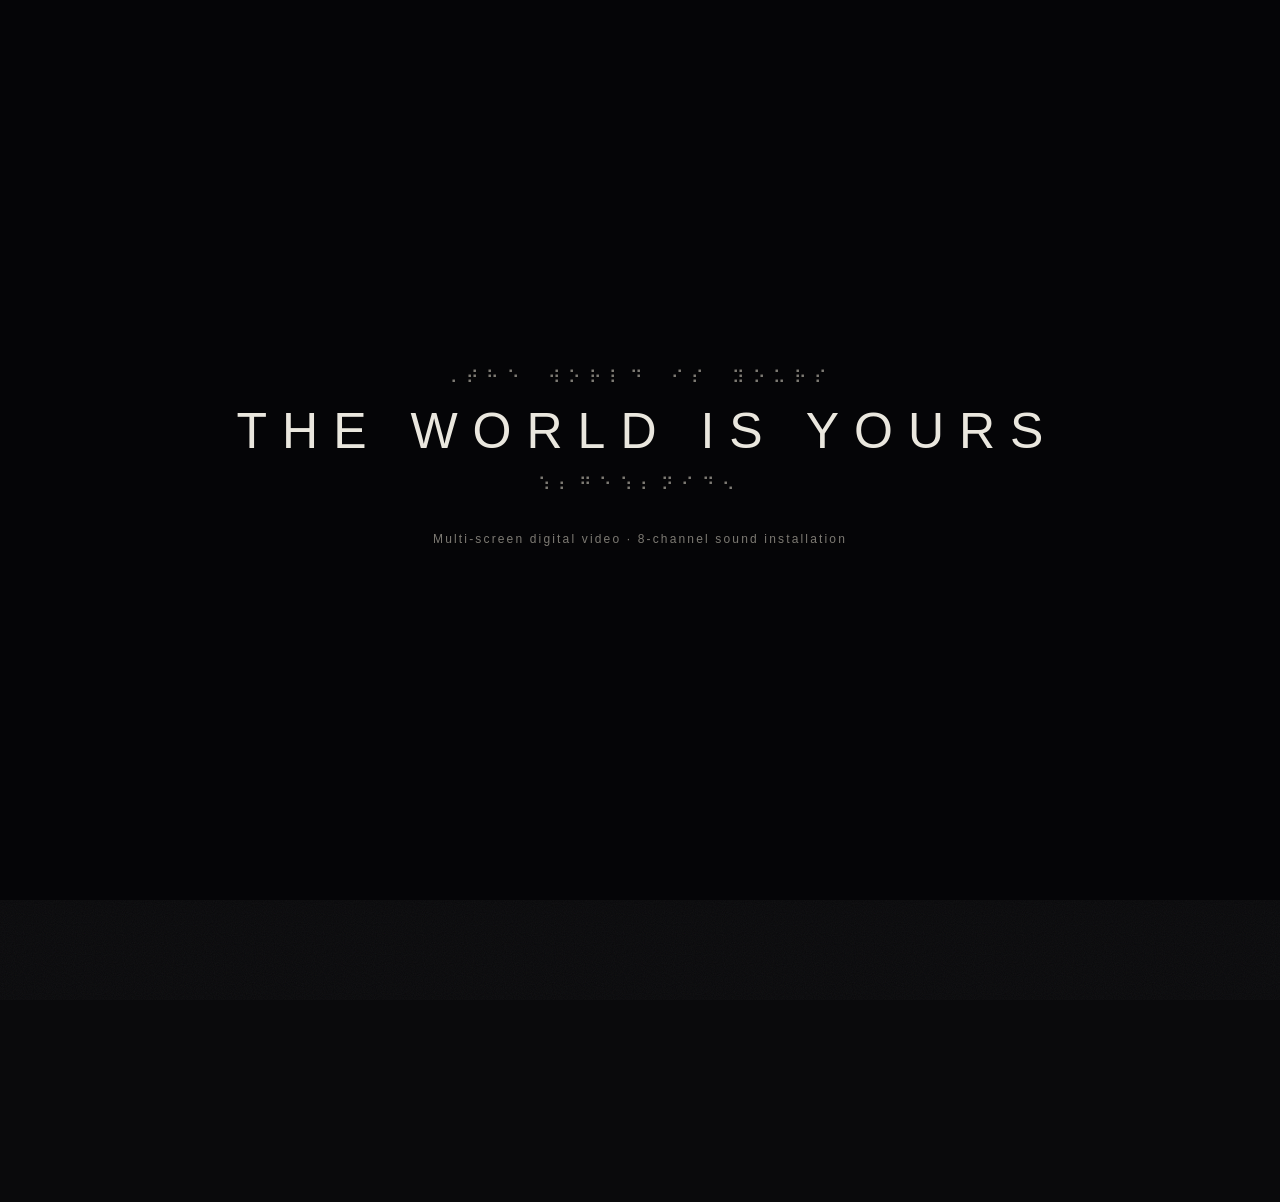
<file: index.html>
<!DOCTYPE html>
<html lang="en">
<head>
<meta charset="utf-8">
<meta name="viewport" content="width=device-width, initial-scale=1">
<title>THE WORLD IS YOURS — Online Exhibition</title>
<meta name="description" content="THE WORLD IS YOURS — multi-screen digital video, 8-channel sound installation. Eleven films, eight voices, one sentence.">
<link rel="stylesheet" href="assets/site.css">
</head>
<body>
<a class="skip" href="#index">Skip to the eleven films</a>
<h1 class="sr">THE WORLD IS YOURS — eleven films, eight voices, one sentence. An online exhibition.</h1>

<div id="splash" aria-hidden="true">
  <div class="braille">⠠⠞⠓⠑⠀⠺⠕⠗⠇⠙⠀⠊⠎⠀⠽⠕⠥⠗⠎</div>
  <div class="h1">THE WORLD IS YOURS</div>
  <div class="braille">⠱⠆⠛⠑⠱⠆⠝⠊⠙⠢</div>
  <div class="med">Multi-screen digital video · 8-channel sound installation</div>
</div>
<div id="grain" aria-hidden="true"></div>
<div id="curtain" aria-hidden="true"></div>

<div class="chrome" id="brand">THE WORLD IS YOURS</div>
<nav class="chrome" id="lang" aria-label="Language"><span class="on">EN</span> · <a href="zh.html" lang="zh">中文</a></nav>
<button class="chrome" id="backidx">← INDEX</button>
<nav class="chrome" id="menu">
  <button data-open="about">ABOUT</button>
  <button data-open="voices">EIGHT CHANNELS</button>
  <button data-open="onsite">ON SITE</button>
  <button data-open="sentence">THE SENTENCE</button>
  <button data-open="access">ACCESS</button>
  <a href="tell/">YOUR TURN</a>
  <a href="case/">CASE STUDY</a>
</nav>

<main id="index" aria-label="Eleven films"></main>
<div id="prev" aria-hidden="true"><video muted loop playsinline preload="none"></video></div>

<div id="watch" aria-label="Film viewer">
  <div id="wstage"></div>
  <div class="shade" aria-hidden="true"></div>
  <div id="wnum" aria-hidden="true">01</div>
  <div id="wmeta" aria-live="polite"><div class="t"></div><div class="r"></div></div>
  <div id="wbar"></div>
  <div id="whint">SCROLL / ← → TO CHANGE FILM</div>
  <div id="warrows">
    <button id="wprev" style="left:0" aria-label="Previous film">prev</button>
    <button id="wnext" style="right:0" aria-label="Next film">next</button>
  </div>
</div>

<section class="veil" id="about" role="dialog" aria-label="About">
  <button class="x">CLOSE</button>
  <div class="inner">
    <h2>About</h2>
    <p>We live, more than ever, on other people's experience. Reviews, guides, patient stories, podcasts, the advice of AI — personal experience is no longer private memory; it circulates day and night as content, evidence, care, and data. This circulation rests on an assumption we rarely examine: that experience can be spoken, heard, and handed over whole.</p>
    <p>Yet <b>understanding always begins from a partial position</b> — no one stands inside another's experience. <b>We know more than we can tell</b>; experience keeps a tacit remainder, and language carries only its surface. Understanding was never a handover. It is an ongoing negotiation: guessing, misreading, repairing — until, at some moment, someone says: <i>I think I understand.</i></p>
    <p>We spent long hours with several blind and low-vision friends, asking them to describe their worlds, and translated those descriptions into moving images. They are not the subject of this work but its most honest case: the same negotiation happens in every act of telling and listening.</p>
    <p class="fine">The captions beside the films are the translators' second readings — not quotations. Some films combine the descriptions of several storytellers. They record how we listened, not what was said.<br><br>Medium: multi-screen digital video, 8-channel sound installation. The sound layer is complete in itself: for blind and low-vision visitors it is the entire work, and the images are its translation into light.<br><br>© THE WORLD IS YOURS. All films and recordings remain with their makers.</p>
  </div>
</section>

<section class="veil" id="voices" role="dialog" aria-label="Eight channels">
  <button class="x">CLOSE</button>
  <div class="inner">
    <h2>Eight Channels</h2>
    <p>Eight channels, eight corners of a dark room. The sound never pairs with the screens: to see, you walk to an image; to listen, you stand where the channels balance. The channels carry one sentence — the one this work is named after — spoken nearly two hundred times by different voices, in different accents, and cut into eight channels. One sentence, two hundred ways of saying it.</p>
    <audio controls preload="none" src="assets/audio/eight_channels.mp3" aria-label="Eight channels — one sentence spoken nearly two hundred times, combined stereo reference, 11 minutes 9 seconds"></audio>
    <p class="fine">Combined stereo reference of the eight channels, 11'09". In the room they play as eight independent sources. The only words spoken are the sentence itself — <i lang="zh">世界是你的</i>, the world is yours — nearly two hundred times, in different voices and accents. That is the complete transcript; see ACCESS.</p>
  </div>
</section>

<section class="veil" id="onsite" role="dialog" aria-label="On site">
  <button class="x">CLOSE</button>
  <div class="inner">
    <h2>On Site</h2>
    <p style="margin-bottom:2em"><img src="assets/img/install.jpg" alt="Simulated installation: small screens scattered in a dark hall; a corner neon of fractured glyphs; a white floor neon reading THE WORLD IS YOURS." style="width:100%;display:block"></p>
    <p class="fine">Simulated installation — small screens in a blackout hall; fractured-glyph neon in the corner; the sentence as a white neon resting on the floor.</p>
  </div>
</section>

<section class="veil" id="sentence" role="dialog" aria-label="The sentence">
  <button class="x">CLOSE</button>
  <div class="inner">
    <div class="bb" aria-hidden="true">⠠⠞⠓⠑⠀⠺⠕⠗⠇⠙⠀⠊⠎⠀⠽⠕⠥⠗⠎</div>
    <div class="line">The world is yours.</div>
    <div class="bb" aria-hidden="true">⠱⠆⠛⠑⠱⠆⠝⠊⠙⠢</div>
    <p class="why">It may be a gift. It may be a trust handed over. It may simply be the version least likely to be misunderstood. We cannot tell which — and this work refuses to decide.</p>
  </div>
</section>

<section class="veil" id="access" role="dialog" aria-label="Accessibility">
  <button class="x">CLOSE</button>
  <div class="inner">
    <h2>Access</h2>
    <p>This work was made with blind and low-vision collaborators, and this page is meant to be read with a screen reader as well as with eyes.</p>
    <p><b>The films are silent.</b> Each film carries a written reading — the translators' second reading of a spoken description — available as text in the index and beside each film. The readings are the films' text alternative, not captions of dialogue: there is no dialogue.</p>
    <p><b>The sound layer is complete in itself.</b> The eight channels (11'09") are the entire work for blind and low-vision visitors; the images are their translation into light. <b>Complete transcript:</b> the only words spoken are <i lang="zh">世界是你的</i> — "the world is yours" — spoken nearly two hundred times by different voices and accents, cut into eight channels. What differs is everything writing cannot carry: voice, accent, pace, warmth, hesitation.</p>
    <p><b>Navigation.</b> All films can be opened from the list with Enter; in the viewer, arrow keys change films and Escape returns to the index. Animations are reduced automatically if your system asks for reduced motion.</p>
    <p class="fine">Interview consent and exhibition-playback consent were collected separately; storytellers keep veto power over the finished films. Blind collaborators are credited, compensated co-creators. If anything on this page is hard to reach with your assistive technology, please tell us — nikkiyao@bu.edu.</p>
  </div>
</section>

<script>window.LANG='en'</script>
<script src="assets/app.js"></script>
</body>
</html>
</file>
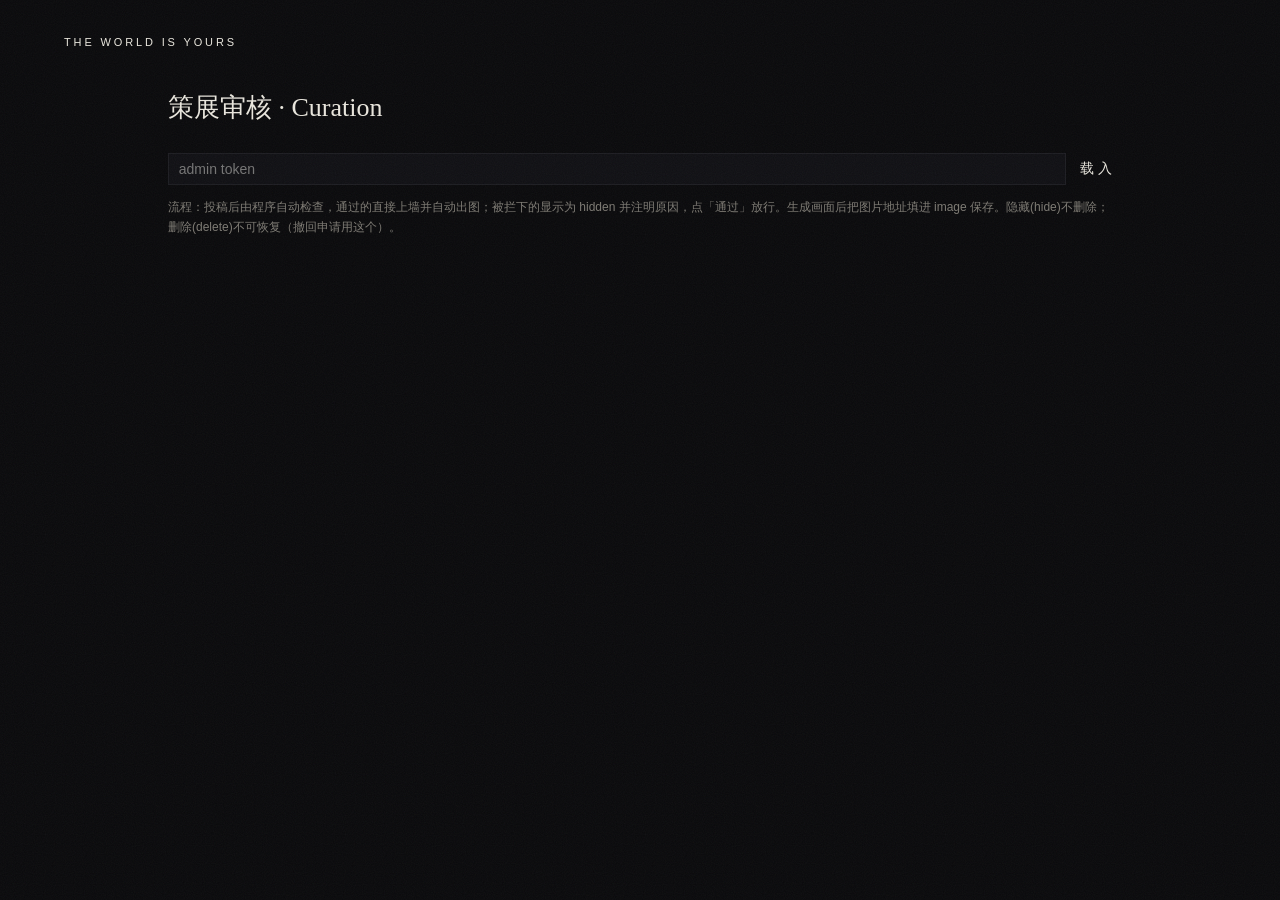
<file: admin/index.html>
<!DOCTYPE html>
<html lang="zh">
<head>
<meta charset="utf-8">
<meta name="viewport" content="width=device-width, initial-scale=1">
<title>Curation — THE WORLD IS YOURS</title>
<meta name="robots" content="noindex,nofollow">
<link rel="stylesheet" href="../assets/site.css?v=202609271459">
<link rel="stylesheet" href="../assets/tell.css?v=202609271459">
</head>
<body class="ready">
<div id="grain" aria-hidden="true"></div>
<a class="chrome" id="brand" href="../">THE WORLD IS YOURS</a>
<main class="ad">
  <h1>策展审核 · Curation</h1>
  <div class="tok"><input type="password" id="tok" placeholder="admin token" style="flex:1"><button id="go" class="send" style="margin:0">载 入</button></div>
  <p class="note">流程：投稿后由程序自动检查，通过的直接上墙并自动出图；被拦下的显示为 hidden 并注明原因，点「通过」放行。生成画面后把图片地址填进 image 保存。隐藏(hide)不删除；删除(delete)不可恢复（撤回申请用这个）。</p>
  <div class="list" id="list"></div>
</main>
<script>
(function(){
  const $=s=>document.querySelector(s); const list=$('#list');
  const esc=s=>String(s).replace(/[&<>"]/g,c=>({'&':'&amp;','<':'&lt;','>':'&gt;','"':'&quot;'}[c]));
  $('#tok').value=sessionStorage.getItem('wis_admin')||'';
  async function api(body){
    const r=await fetch('/api/admin',{method:'POST',headers:{'Content-Type':'application/json','x-admin-token':$('#tok').value},body:JSON.stringify(body)});
    const j=await r.json(); if(!r.ok) throw new Error(j.error||r.status); return j;
  }
  async function load(){
    sessionStorage.setItem('wis_admin',$('#tok').value);
    try{
      const {stories}=await api({action:'list'});
      list.innerHTML=stories.length?stories.map(s=>`
        <div class="it" data-id="${s.id}">
          <div>
            <div class="st ${s.status}">${s.status}</div>
            <div class="txt">${esc(s.text)}</div>
            <div class="meta">${s.source==="expo"?"<b style=\"color:var(--amber)\">展览现场</b> · ":""}${s.id} · ${s.initials?esc(s.initials):'anon'} · ${s.lang} · ${new Date(s.createdAt).toLocaleString()} ${s.email?'· '+esc(s.email):''}${s.checked==='auto-ok'?' · 自动检查通过':''}${s.checked==='auto-held'?`<div style="color:#d98a7a;margin-top:.5em">自动检查拦下：${esc(s.reason||'')}（点「通过」即可放行并自动出图）</div>`:''}</div>
            ${s.image?`<img src="${esc(s.image)}" alt="">`:''}
            <input type="text" class="img" placeholder="image url (e.g. /stories/img/${s.id}.jpg)" value="${esc(s.image||'')}" style="width:100%;margin-top:.8em">
            <input type="text" class="alt" placeholder="alt text for the image" value="${esc(s.alt||'')}" style="width:100%;margin-top:.4em">
          </div>
          <div class="ops">
            <button data-a="approve">通过 · approve</button>
            <button data-a="hide">隐藏 · hide</button>
            <button data-a="setimage">保存图片 · save image</button>
            <button data-a="delete">删除 · delete</button>
          </div>
        </div>`).join(''):'<p class="note">还没有投稿。</p>';
    }catch(e){ list.innerHTML='<p class="note">'+esc(e.message)+'</p>'; }
  }
  $('#go').addEventListener('click',load);
  list.addEventListener('click',async e=>{
    const b=e.target.closest('button[data-a]'); if(!b) return;
    const it=b.closest('.it'); const id=it.dataset.id; const a=b.dataset.a;
    if(a==='delete' && !confirm('删除后不可恢复，确定？')) return;
    const body={action:a,id};
    if(a==='setimage'){ body.image=it.querySelector('.img').value.trim(); body.alt=it.querySelector('.alt').value.trim(); }
    try{ await api(body); await load(); }catch(err){ alert(err.message); }
  });
  if($('#tok').value) load();
})();
</script>
</body>
</html>
</file>
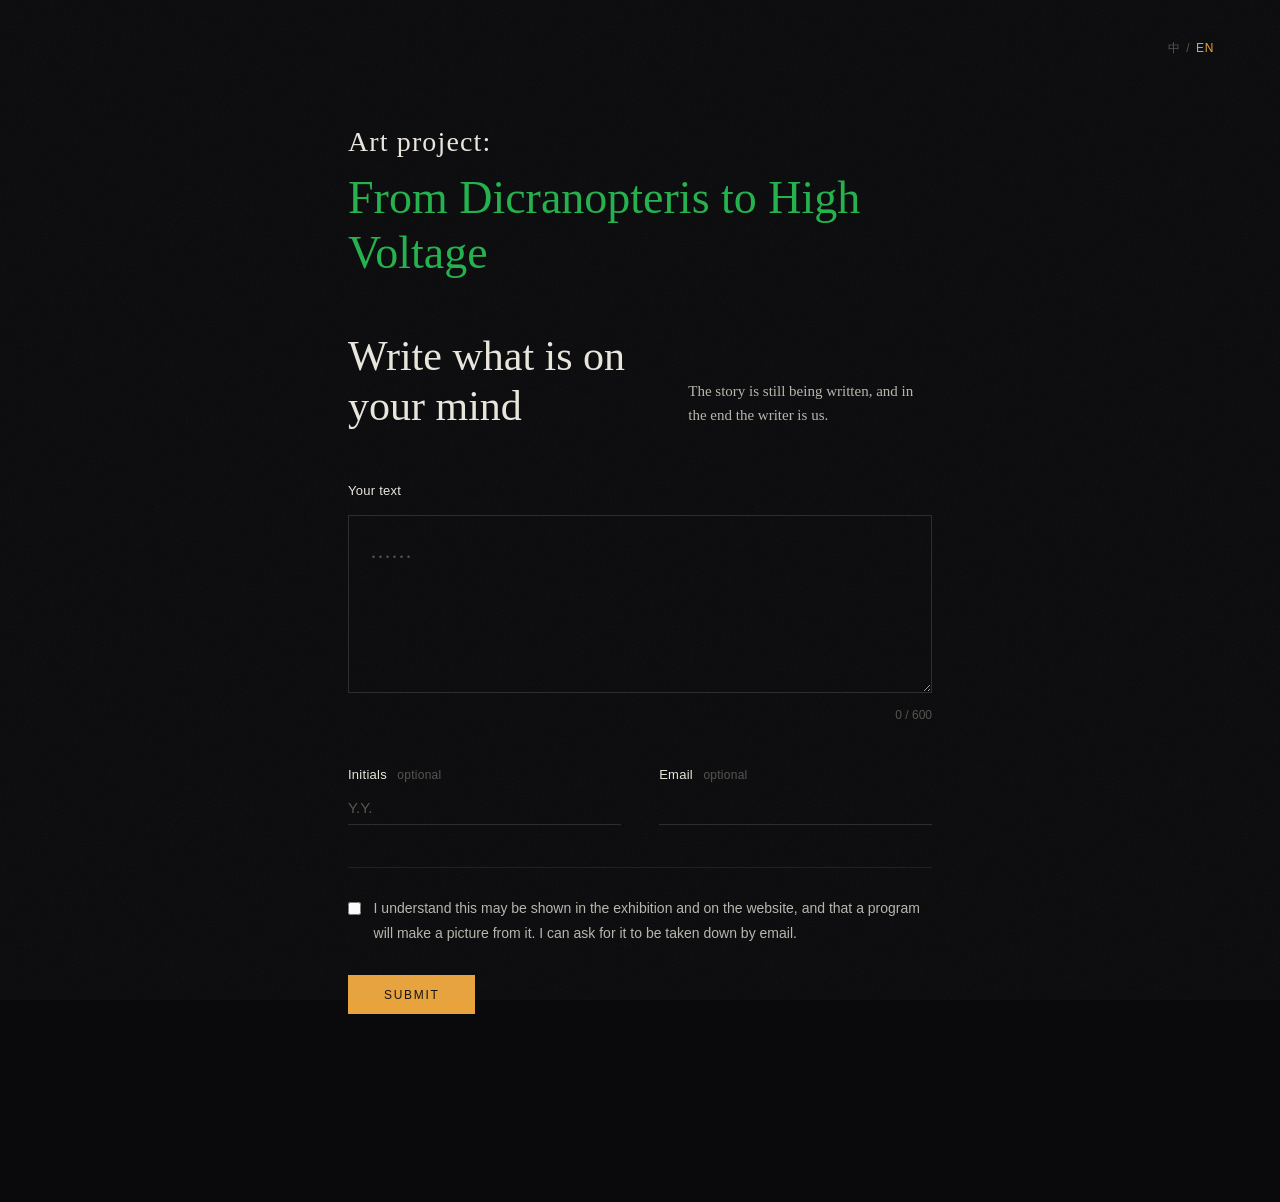
<file: expo/index.html>
<!DOCTYPE html>
<html lang="zh">
<head>
<meta charset="utf-8">
<meta name="viewport" content="width=device-width, initial-scale=1, viewport-fit=cover">
<meta name="robots" content="noindex,nofollow">
<title>从芒箕到高压电 · From Dicranopteris to High Voltage</title>
<link rel="stylesheet" href="../assets/site.css?v=202610131510">
<link rel="stylesheet" href="../assets/tell.css?v=202610131510">
<script src="../assets/lang.js?v=202610131510"></script>
<style>
  body{overscroll-behavior:none;-webkit-tap-highlight-color:transparent}
  .xbar{position:absolute;top:0;right:0;z-index:5;padding:4.2vh 5vw}
  .tp{padding-top:14vh;max-width:640px}
  .kicker{font-family:var(--serif);font-size:clamp(20px,2.4vw,28px);color:var(--ink);letter-spacing:.04em}
  .title{font-family:var(--serif);font-weight:400;color:#22b24c;font-size:clamp(34px,5.4vw,60px);line-height:1.2;letter-spacing:.03em;margin-top:.25em}
  html[data-l="en"] .title{letter-spacing:0;font-size:clamp(28px,4.2vw,46px)}
  .ask{display:flex;align-items:flex-end;gap:2.2em;margin-top:3.2em}
  .ask .stem{font-family:var(--serif);font-size:clamp(28px,3.6vw,42px);color:var(--ink);letter-spacing:.06em;line-height:1.2;white-space:nowrap}
  html[data-l="en"] .ask .stem{letter-spacing:0;white-space:normal}
  .ask .aside{font-family:var(--serif);font-size:15px;line-height:1.6;color:var(--dim);padding-bottom:.35em;max-width:17em;text-wrap:pretty}
  @media(max-width:600px){.ask{flex-direction:column;align-items:flex-start;gap:1em}}
  .tp form{margin-top:3.2em}
  .tp .send{font-size:16px;padding:1.05em 3em}
  .tp textarea{font-size:21px}
  #thanks{position:fixed;inset:0;z-index:50;background:var(--bg);display:flex;flex-direction:column;align-items:center;justify-content:center;
    text-align:center;padding:0 8vw;opacity:0;pointer-events:none;transition:opacity .8s}
  #thanks.on{opacity:1;pointer-events:auto}
  #thanks .t{font-family:var(--serif);font-size:clamp(26px,4vw,40px);color:var(--ink);line-height:1.4}
  #thanks .s{margin-top:1.4em;color:var(--sub);font-size:15px;line-height:1.8}
  #thanks button{margin-top:3em;font-size:14px;color:var(--dim);border-bottom:1px solid var(--faint);padding-bottom:.2em}
</style>
</head>
<body class="ready">
<div id="grain" aria-hidden="true"></div>
<div class="xbar"><button id="lt" type="button"><span data-v="zh">中</span> / <span data-v="en">EN</span></button></div>

<main class="tp">
  <div class="kicker"><span class="zh">艺术项目：</span><span class="en">Art project:</span></div>
  <h1 class="title"><span class="zh">从芒箕到高压电</span><span class="en">From Dicranopteris to High Voltage</span></h1>

  <div class="ask">
    <div class="stem"><span class="zh">写下你所想</span><span class="en">Write what is on your mind</span></div>
    <div class="aside"><span class="zh">故事仍在书写，<br>而书写者，终究是我们自己</span><span class="en">The story is still being written, and in the end the writer is us.</span></div>
  </div>


  <form id="f" novalidate autocomplete="off">
    <div class="field">
      <label for="story"><span class="zh">你写的</span><span class="en">Your text</span></label>
      <textarea id="story" name="text" maxlength="600" required placeholder="……"></textarea>
      <div class="hint"><span></span><span class="count" id="count">0 / 600</span></div>
    </div>

    <div class="row">
      <div class="field">
        <label for="initials"><span class="zh">署名</span><span class="en">Initials</span><i><span class="zh">可不填</span><span class="en">optional</span></i></label>
        <input type="text" id="initials" name="initials" maxlength="12" placeholder="Y.Y.">
      </div>
      <div class="field">
        <label for="email"><span class="zh">邮箱</span><span class="en">Email</span><i><span class="zh">可不填</span><span class="en">optional</span></i></label>
        <input type="email" id="email" name="email" maxlength="120">
      </div>
    </div>

    <input class="hp" type="text" name="website" tabindex="-1" aria-hidden="true">

    <label class="consent" for="consent">
      <input type="checkbox" id="consent" name="consent" required>
      <span class="zh">我知道这段文字可能会在展览现场和网站上展出，也知道会有一个程序根据它生成一张图。想撤回的话，写信到上面的邮箱。</span>
      <span class="en">I understand this may be shown in the exhibition and on the website, and that a program will make a picture from it. I can ask for it to be taken down by email.</span>
    </label>

    <button class="send" type="submit" id="send"><span class="zh">提交</span><span class="en">Submit</span></button>
    <div class="msg" id="msg" aria-live="polite"></div>
  </form>

</main>

<div id="thanks" role="status" aria-live="polite">
  <div class="t"><span class="zh">收到了，谢谢你。</span><span class="en">Received. Thank you.</span></div>
  <div class="s"><span class="zh">看过以后，它会出现在展厅的屏幕上。</span><span class="en">Once it has been read, it will appear on the screen in the room.</span></div>
  <button type="button" id="again"><span class="zh">下一位</span><span class="en">Next person</span></button>
</div>

<script>
(function(){
  const f=document.getElementById('f'), msg=document.getElementById('msg'), btn=document.getElementById('send');
  const thanks=document.getElementById('thanks'), c=document.getElementById('count');
  const zh=()=>WISLANG()==='zh';
  const cnt=()=>{c.textContent=f.text.value.length+' / 600';};
  f.text.addEventListener('input',cnt);
  function clear(){ f.reset(); cnt(); msg.textContent=''; msg.className='msg'; window.scrollTo(0,0); }
  let tThanks, tIdle;
  function reset(){ clearTimeout(tThanks); thanks.classList.remove('on'); clear(); }
  document.getElementById('again').addEventListener('click',reset);
  // 现场设备：两分钟没人操作就清空，下一位看不到上一位写的内容
  function idle(){ clearTimeout(tIdle); tIdle=setTimeout(()=>{ if(f.text.value||f.initials.value||f.email.value) clear(); },120000); }
  ['input','pointerdown','keydown'].forEach(e=>addEventListener(e,idle,{passive:true}));
  f.addEventListener('submit', async e=>{
    e.preventDefault();
    const text=f.text.value.trim();
    if(text.length<10){ msg.className='msg err'; msg.textContent=zh()?'再多写一点，至少十个字。':'A little more, please: at least ten characters.'; return; }
    if(!f.consent.checked){ msg.className='msg err'; msg.textContent=zh()?'请先勾选上面那一条。':'Please tick the box above first.'; return; }
    btn.disabled=true; msg.className='msg'; msg.textContent=zh()?'正在发送……':'Sending…';
    try{
      const r=await fetch('/api/submit',{method:'POST',headers:{'Content-Type':'application/json'},
        body:JSON.stringify({text, initials:f.initials.value.trim(), email:f.email.value.trim(), website:f.website.value, consent:true, source:'expo', lang:/[一-鿿]/.test(text)?'zh':'en'})});
      const j=await r.json().catch(()=>({}));
      if(!r.ok) throw new Error(j.error||('HTTP '+r.status));
      fetch('/api/process',{keepalive:true}).catch(()=>{});
      thanks.classList.add('on'); tThanks=setTimeout(reset,12000);
    }catch(err){
      msg.className='msg err'; msg.textContent=(zh()?'没发出去，请过一会儿再试。':'That didn’t go through. Please try again in a moment.')+' ('+err.message+')';
    }
    btn.disabled=false;
  });
})();
</script>
</body>
</html>
</file>
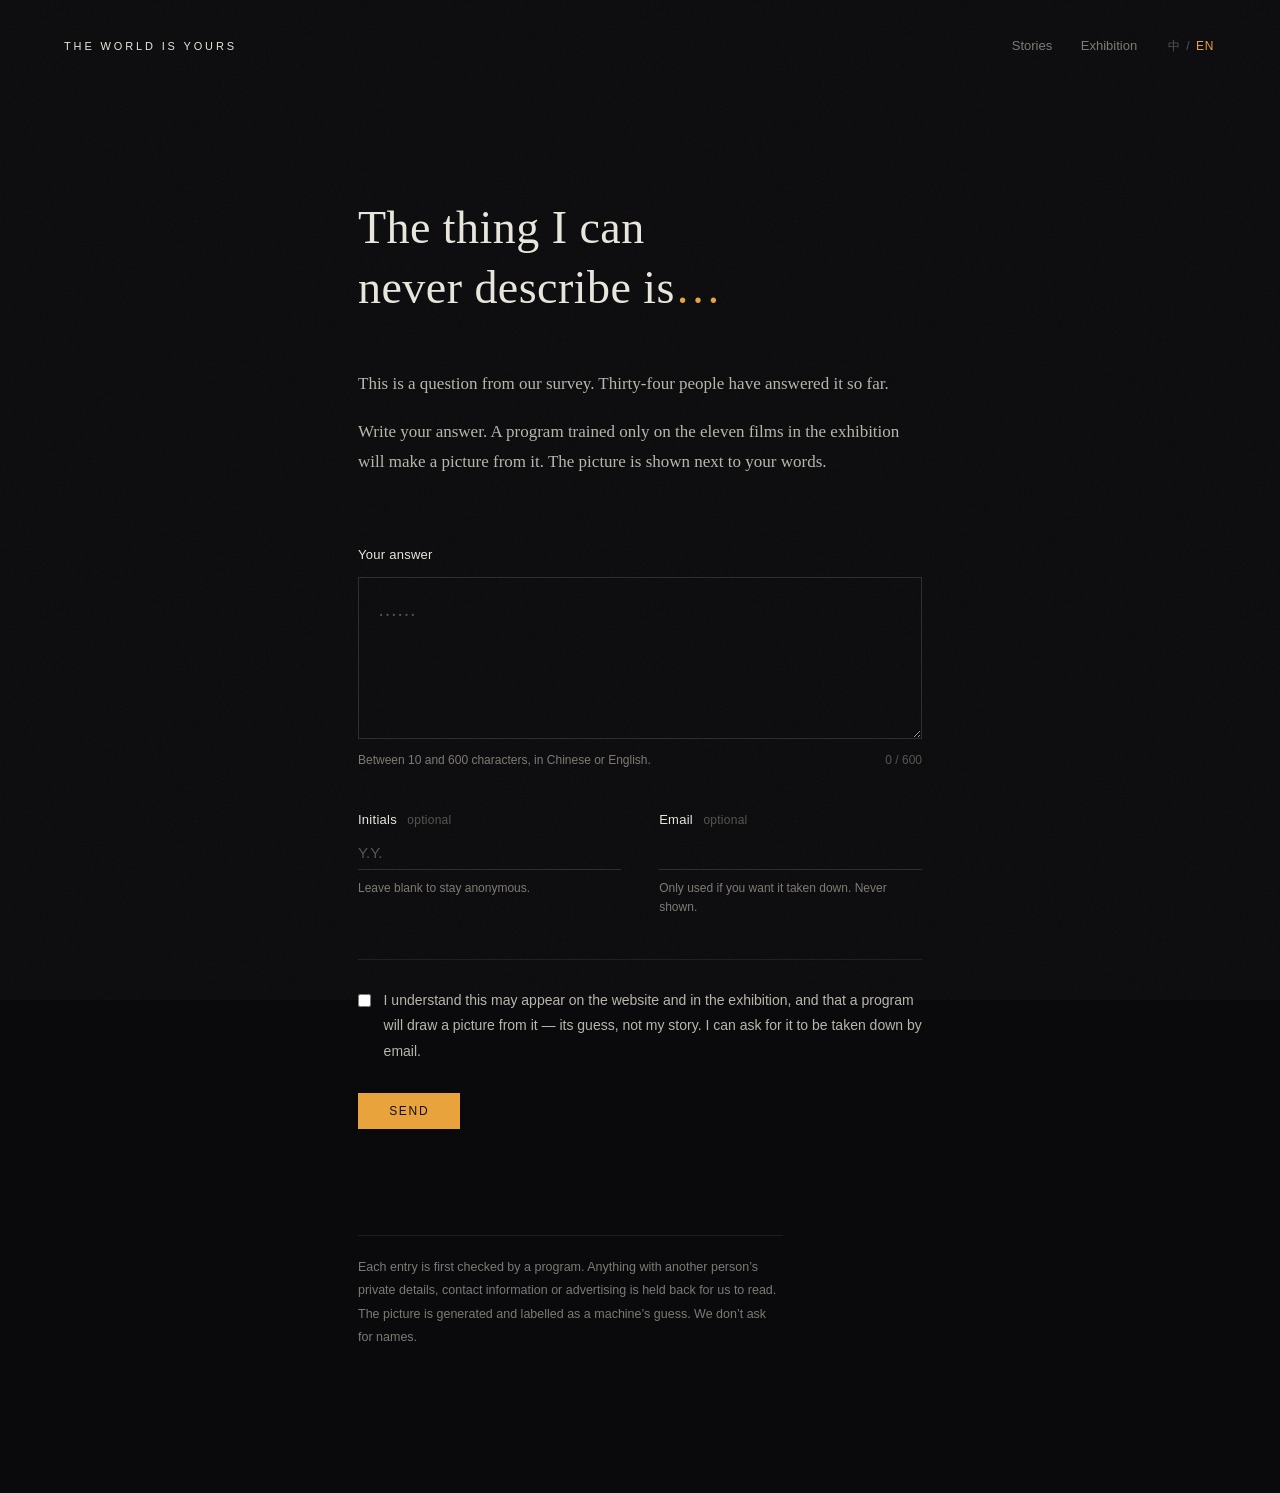
<file: tell/index.html>
<!DOCTYPE html>
<html lang="zh">
<head>
<meta charset="utf-8">
<meta name="viewport" content="width=device-width, initial-scale=1">
<title>我一直描述不出来的东西是…… — THE WORLD IS YOURS</title>
<meta name="description" content="问卷里的一道题：我一直描述不出来的东西是……写下你的答案，程序会根据它生成一张图，与文字一起展出。">
<link rel="stylesheet" href="../assets/site.css?v=202609272101">
<link rel="stylesheet" href="../assets/tell.css?v=202609272101">
<script src="../assets/lang.js?v=202609272101"></script>
</head>
<body class="ready">
<a class="skip" href="#story">跳到输入框 / Skip to the form</a>
<div id="grain" aria-hidden="true"></div>
<header class="tbar">
  <a href="../" class="tb-brand">THE WORLD IS YOURS</a>
  <nav class="tb-nav" aria-label="Pages">
    <a href="../stories/"><span class="zh">故事墙</span><span class="en">Stories</span></a>
    <a href="../"><span class="zh">展览</span><span class="en">Exhibition</span></a>
    <button id="lt" type="button"><span data-v="zh">中</span> / <span data-v="en">EN</span></button>
  </nav>
</header>

<main class="tp">
  <h1 class="stem"><span class="zh"><span class="nb">我一直描述</span><span class="nb">不出来的</span><span class="nb">东西是<em>……</em></span></span><span class="en">The thing I can <span class="nb">never describe is<em>…</em></span></span></h1>

  <div class="lede zh">
    <p>这是我们问卷里的一道题，目前有三十四个人回答过。</p>
    <p>写下你的答案。我们会用一个程序根据它生成一张图，这个程序只学过展览里的十一段影像。图和你的文字会一起展出。</p>
  </div>
  <div class="lede en">
    <p>This is a question from our survey. Thirty-four people have answered it so far.</p>
    <p>Write your answer. A program trained only on the eleven films in the exhibition will make a picture from it. The picture is shown next to your words.</p>
  </div>

  <form id="f" novalidate>
    <div class="field">
      <label for="story"><span class="zh">你的答案</span><span class="en">Your answer</span></label>
      <textarea id="story" name="text" maxlength="600" required placeholder="……"></textarea>
      <div class="hint"><span class="zh">十个字以上，六百字以内。中文英文都行。</span><span class="en">Between 10 and 600 characters, in Chinese or English.</span><span class="count" id="count">0 / 600</span></div>
    </div>

    <div class="row">
      <div class="field">
        <label for="initials"><span class="zh">署名</span><span class="en">Initials</span><i><span class="zh">可不填</span><span class="en">optional</span></i></label>
        <input type="text" id="initials" name="initials" maxlength="12" autocomplete="off" placeholder="Y.Y.">
        <div class="hint"><span class="zh">不填就是匿名。</span><span class="en">Leave blank to stay anonymous.</span></div>
      </div>
      <div class="field">
        <label for="email"><span class="zh">邮箱</span><span class="en">Email</span><i><span class="zh">可不填</span><span class="en">optional</span></i></label>
        <input type="email" id="email" name="email" maxlength="120" autocomplete="off">
        <div class="hint"><span class="zh">只在你想撤回时用，不会公开。</span><span class="en">Only used if you want it taken down. Never shown.</span></div>
      </div>
    </div>

    <input class="hp" type="text" name="website" tabindex="-1" autocomplete="off" aria-hidden="true">

    <label class="consent" for="consent">
      <input type="checkbox" id="consent" name="consent" required>
      <span class="zh">我知道这段文字可能会放在网站和展览现场，也知道会有一个程序照着它画一张图——画的是它的猜测，不是我的故事。想撤回的话，写信到上面的邮箱就行。</span>
      <span class="en">I understand this may appear on the website and in the exhibition, and that a program will draw a picture from it — its guess, not my story. I can ask for it to be taken down by email.</span>
    </label>

    <button class="send" type="submit" id="send"><span class="zh">交出去</span><span class="en">Send</span></button>
    <div class="msg" id="msg" aria-live="polite"></div>
  </form>

  <p class="fine zh">每一条先由程序检查一遍，写到别人隐私、联系方式或广告的不会展出，留给我们人工看。图是程序生成的，旁边写明是机器猜的。不问姓名。</p>
  <p class="fine en">Each entry is first checked by a program. Anything with another person’s private details, contact information or advertising is held back for us to read. The picture is generated and labelled as a machine’s guess. We don’t ask for names.</p>
</main>

<script>
(function(){
  const f=document.getElementById('f'), msg=document.getElementById('msg'), btn=document.getElementById('send');
  const c=document.getElementById('count'); const cnt=()=>{c.textContent=f.text.value.length+' / 600';}; f.text.addEventListener('input',cnt);
  f.addEventListener('submit', async e=>{
    e.preventDefault();
    const text=f.text.value.trim();
    if(text.length<10){ msg.className='msg err'; msg.textContent=(WISLANG()==='zh'?'再多写一点，至少十个字。':'A little more, please: at least ten characters.'); return; }
    if(!f.consent.checked){ msg.className='msg err'; msg.textContent=(WISLANG()==='zh'?'请先勾选上面那一条。':'Please tick the box above first.'); return; }
    btn.disabled=true; msg.className='msg'; msg.textContent=(WISLANG()==='zh'?'正在发送……':'Sending…');
    try{
      const r=await fetch('/api/submit',{method:'POST',headers:{'Content-Type':'application/json'},
        body:JSON.stringify({text, initials:f.initials.value.trim(), email:f.email.value.trim(), website:f.website.value, consent:true, lang:/[一-鿿]/.test(text)?'zh':'en'})});
      const j=await r.json().catch(()=>({}));
      if(!r.ok) throw new Error(j.error||('HTTP '+r.status));
      fetch('/api/process',{keepalive:true}).catch(()=>{});
      msg.className='msg ok'; msg.textContent=(WISLANG()==='zh'?'收到了，谢谢你。我们看过以后会放到故事墙上。':'Got it — thank you. We’ll read it, then it goes up on the wall.');
      f.reset(); cnt();
    }catch(err){
      msg.className='msg err'; msg.textContent=(WISLANG()==='zh'?'没发出去，请过一会儿再试。':'That didn’t go through. Please try again in a moment.')+' ('+err.message+')';
    }
    btn.disabled=false;
  });
})();
</script>
</body>
</html>
</file>
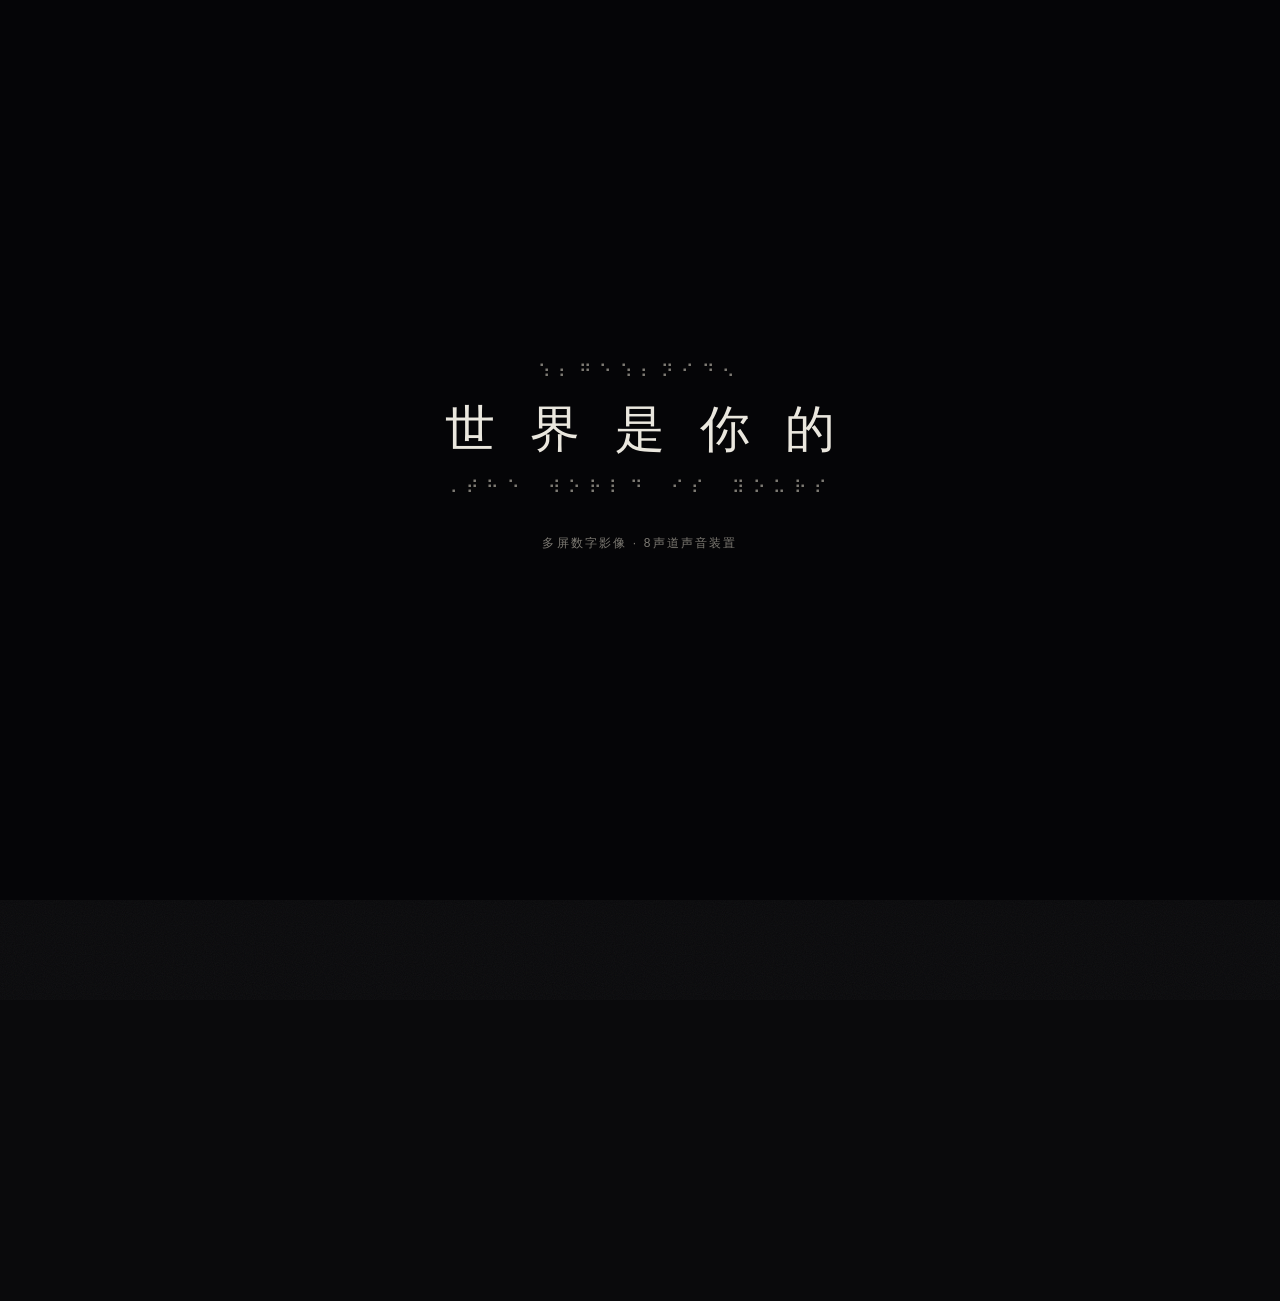
<file: zh.html>
<!DOCTYPE html>
<html lang="zh">
<head>
<meta charset="utf-8">
<meta name="viewport" content="width=device-width, initial-scale=1">
<title>世界是你的 — 线上展览</title>
<meta name="description" content="世界是你的 — 多屏数字影像，8声道声音装置。十一段影像，八个声道，一句话。">
<link rel="stylesheet" href="assets/site.css">
</head>
<body>
<a class="skip" href="#index">跳到十一段影像</a>
<h1 class="sr">世界是你的 —— 十一段影像，八个声道，一句话。线上展览。</h1>

<div id="splash" aria-hidden="true">
  <div class="braille">⠱⠆⠛⠑⠱⠆⠝⠊⠙⠢</div>
  <div class="h1 zh">世界是你的</div>
  <div class="braille">⠠⠞⠓⠑⠀⠺⠕⠗⠇⠙⠀⠊⠎⠀⠽⠕⠥⠗⠎</div>
  <div class="med">多屏数字影像 · 8声道声音装置</div>
</div>
<div id="grain" aria-hidden="true"></div>
<div id="curtain" aria-hidden="true"></div>

<div class="chrome" id="brand">世界是你的</div>
<nav class="chrome" id="lang" aria-label="语言"><a href="index.html" lang="en">EN</a> · <span class="on">中文</span></nav>
<button class="chrome" id="backidx">← 目 录</button>
<nav class="chrome" id="menu">
  <button data-open="about">关 于</button>
  <button data-open="voices">八 个 声 道</button>
  <button data-open="onsite">现 场</button>
  <button data-open="sentence">那 句 话</button>
  <button data-open="access">无 障 碍</button>
  <a href="tell/">轮 到 你</a>
  <a href="case/">案 例 研 究</a>
</nav>

<main id="index" aria-label="十一段影像"></main>
<div id="prev" aria-hidden="true"><video muted loop playsinline preload="none"></video></div>

<div id="watch" aria-label="影像观看">
  <div id="wstage"></div>
  <div class="shade" aria-hidden="true"></div>
  <div id="wnum" aria-hidden="true">01</div>
  <div id="wmeta" aria-live="polite"><div class="t"></div><div class="r"></div></div>
  <div id="wbar"></div>
  <div id="whint">滚 动 / ← → 切 换</div>
  <div id="warrows">
    <button id="wprev" style="left:0" aria-label="上一段影像">上一段</button>
    <button id="wnext" style="right:0" aria-label="下一段影像">下一段</button>
  </div>
</div>

<section class="veil" id="about" role="dialog" aria-label="关于">
  <button class="x">关 闭</button>
  <div class="inner">
    <h2>关于</h2>
    <p>我们比任何时代都更依赖他人的经验生活。攻略、测评、患者自述、播客、AI 的建议——个人经验不再只是私人记忆，它以内容、证据、照护和数据的形式昼夜流通。这套流通建立在一个很少被检查的前提上：经验可以被说出、被听懂、被完整地交到另一个人手里。</p>
    <p>可是<b>理解永远从一个局部的位置出发</b>——没有人能站进他人的经验内部。<b>我们知道的，多于我们能说出的</b>。所谓理解，从来不是一次交付，而是一场持续的协商：试探、误解、修正——直到某个瞬间，有人说，我好像懂了。</p>
    <p>我们与几位视障朋友长谈，请他们描述自己的世界，再把这些描述转译成画面。他们不是这件作品的对象，而是它最诚实的例子——同样的协商，发生在每一次讲述与倾听之间。</p>
    <p class="fine">影像旁的文字是转译者的再读，不是讲述者原话；部分画面由多位讲述者的描述结合而成。它们记录的是我们如何听，而不是他们说了什么。<br><br>媒介：多屏数字影像，8声道声音装置。声音层本身即完整作品：对视障观众而言它就是全部，画面是它向光的转译。<br><br>© 世界是你的 THE WORLD IS YOURS。全部影像与录音归创作者所有。</p>
  </div>
</section>

<section class="veil" id="voices" role="dialog" aria-label="八个声道">
  <button class="x">关 闭</button>
  <div class="inner">
    <h2>八个声道</h2>
    <p>八个声道占据黑暗展厅的八个角落，与画面从不配对：看要走近，听要驻足，没有一个位置能同时占有两者。声道里只有同一句话——就是这件作品的名字——由不同的声音、不同的口音说了近两百次，剪进八个声道。一句话，两百种说法，没有两次说得一样。</p>
    <audio controls preload="none" src="assets/audio/eight_channels.mp3" aria-label="八个声道——同一句话被说了近两百次，集合立体声参考版，11分09秒"></audio>
    <p class="fine">八声道集合参考版，11'09"。现场为八个独立声源。录音中说出的只有这一句话：世界是你的——近两百次，不同的声音与口音。这就是完整的文字稿；另见「无障碍」。</p>
  </div>
</section>

<section class="veil" id="onsite" role="dialog" aria-label="现场">
  <button class="x">关 闭</button>
  <div class="inner">
    <h2>现场</h2>
    <p style="margin-bottom:2em"><img src="assets/img/install.jpg" alt="模拟装置作品：全黑展厅中散布的小屏幕；墙角的拆解字形霓虹；落地的白色霓虹句子。" style="width:100%;display:block"></p>
    <p class="fine">模拟装置作品——全黑展厅中的小屏阵列、墙角的拆解字形霓虹、落地的白色霓虹句子。</p>
  </div>
</section>

<section class="veil" id="sentence" role="dialog" aria-label="那句话">
  <button class="x">关 闭</button>
  <div class="inner">
    <div class="bb" aria-hidden="true">⠱⠆⠛⠑⠱⠆⠝⠊⠙⠢</div>
    <div class="line">世界是你的。</div>
    <div class="bb" aria-hidden="true">⠠⠞⠓⠑⠀⠺⠕⠗⠇⠙⠀⠊⠎⠀⠽⠕⠥⠗⠎</div>
    <p class="why">它可以是一句馈赠，一句托付，也可能只是最不容易被误解的版本。我们无法分辨——这件作品也拒绝替你分辨。</p>
  </div>
</section>

<section class="veil" id="access" role="dialog" aria-label="无障碍">
  <button class="x">关 闭</button>
  <div class="inner">
    <h2>无障碍</h2>
    <p>这件作品与视障合作者共同完成；这个页面也希望被屏幕阅读器阅读，而不只是被眼睛看见。</p>
    <p><b>影像是无声的。</b>每段影像配有一段文字——转译者对讲述的再读——在目录与观看模式中均以文本呈现。它们是影像的文字替代，而非对白字幕：影像没有对白。</p>
    <p><b>声音层本身即完整作品。</b>八个声道（11'09"）对视障观众而言就是作品的全部，画面是它向光的转译。<b>完整文字稿：</b>录音中唯一说出的话是「世界是你的」——由不同的声音、不同的口音说了近两百次，剪进八个声道。不同的，是文字无法携带的一切：声音、口音、语速、温度、迟疑。</p>
    <p><b>操作。</b>目录中的每段影像都可以用回车键打开；观看模式中方向键切换影像，Esc 返回目录。若系统开启了"减弱动态效果"，页面动画会自动减少。</p>
    <p class="fine">采访授权与展厅播放授权分开征得；讲述者对成片保留否决权。视障合作者以共同创作者身份署名并获酬。若本页有任何内容难以通过辅助技术访问，请告诉我们——nikkiyao@bu.edu。</p>
  </div>
</section>

<script>window.LANG='zh'</script>
<script src="assets/app.js"></script>
</body>
</html>
</file>
<file: assets/site.css>
/* THE WORLD IS YOURS — index + watch (B+A hybrid) */
*{margin:0;padding:0;box-sizing:border-box}
:root{
  --bg:#0a0a0c; --ink:#eae7de; --dim:#b9b6ad; --sub:#7d7a73; --faint:#55534e;
  --amber:#e8a33d; --line:#1d1d22;
  --serif:Georgia,'Songti SC','Noto Serif SC',serif;
  --sans:-apple-system,'Helvetica Neue','PingFang SC',sans-serif;
}
html{height:100%}
body{background:var(--bg);color:var(--ink);font-family:var(--sans);
  -webkit-font-smoothing:antialiased;min-height:100%}
a{color:inherit;text-decoration:none}
button{background:none;border:none;color:inherit;font:inherit;cursor:pointer}
::selection{background:var(--amber);color:#111}

/* ---------- splash ---------- */
#splash{position:fixed;inset:0;z-index:300;background:#050507;display:flex;
  flex-direction:column;align-items:center;justify-content:center;text-align:center;
  transition:opacity 1.4s ease .2s;pointer-events:none;padding:0 20px}
body.ready #splash{opacity:0}
#splash .braille{font-size:clamp(12px,1.8vw,17px);letter-spacing:.5em;color:var(--sub);margin:.8em 0}
#splash .h1{font-weight:200;font-size:clamp(24px,5vw,50px);letter-spacing:.3em;text-indent:.3em;
  opacity:0;animation:srise 1.6s .2s ease forwards}
#splash .h1.zh{letter-spacing:.7em;text-indent:.7em}
@keyframes srise{from{opacity:0;transform:translateY(12px)}to{opacity:1;transform:none}}
#splash .med{color:var(--sub);font-size:12px;letter-spacing:.18em;margin-top:2em;
  opacity:0;animation:srise 1.6s .7s ease forwards}

/* ---------- grain ---------- */
#grain{position:fixed;inset:-100px;z-index:95;pointer-events:none;opacity:.05;
  background-image:url("data:image/svg+xml,%3Csvg xmlns='http://www.w3.org/2000/svg' width='300' height='300'%3E%3Cfilter id='n'%3E%3CfeTurbulence type='fractalNoise' baseFrequency='0.9' numOctaves='2'/%3E%3C/filter%3E%3Crect width='300' height='300' filter='url(%23n)' opacity='1'/%3E%3C/svg%3E");
  animation:grain 7s steps(10) infinite}
@keyframes grain{0%,100%{transform:translate(0,0)}20%{transform:translate(-40px,30px)}
  40%{transform:translate(30px,-50px)}60%{transform:translate(-50px,-20px)}80%{transform:translate(20px,40px)}}

/* ---------- chrome ---------- */
.chrome{position:fixed;z-index:120;font-size:11px;letter-spacing:.3em;color:var(--sub)}
.chrome button:hover,.chrome a:hover{color:var(--amber)}
#brand{top:4vh;left:5vw;color:var(--ink);letter-spacing:.26em}
#lang{top:4vh;right:5vw}
#lang .on{color:var(--ink)}
#menu{bottom:4vh;left:5vw;display:flex;gap:2.4em;flex-wrap:wrap}
#backidx{top:4vh;left:5vw;display:none;color:var(--ink)}
body.watching #brand{display:none}
body.watching #menu{display:none}
body.watching #backidx{display:block}
.chrome{opacity:0;transition:opacity 1.2s ease .3s}
body.ready .chrome{opacity:1}

/* ---------- index ---------- */
#index{max-width:1100px;margin:0 auto;padding:20vh 24px 18vh;
  transition:opacity .55s ease,transform .55s ease}
body.watching #index{opacity:0;pointer-events:none;transform:scale(.985)}
.row{display:flex;align-items:baseline;gap:2.4em;padding:.6em 0;border-bottom:1px solid var(--line);
  cursor:pointer;opacity:0;transform:translateY(16px)}
body.ready .row{opacity:1;transform:none;
  transition:opacity .9s cubic-bezier(.2,.7,.2,1),transform .9s cubic-bezier(.2,.7,.2,1),padding .5s cubic-bezier(.2,.8,.2,1)}
.row .n{font-size:12px;color:var(--faint);letter-spacing:.15em;font-variant-numeric:tabular-nums;width:2.4em}
.row .ti{font-family:var(--serif);font-weight:400;font-size:clamp(25px,4.2vw,50px);
  color:var(--dim);transition:color .45s,letter-spacing .6s}
.row .dur{margin-left:auto;font-size:11px;letter-spacing:.2em;color:var(--faint)}
.row:hover{padding-left:1.2em}
.row:hover .ti{color:#f2efe6;letter-spacing:.03em}
.row.seen .n{color:var(--amber)}

/* hover preview */
#prev{position:fixed;z-index:110;width:360px;aspect-ratio:16/9;pointer-events:none;
  opacity:0;transform:scale(.94) rotate(.4deg);
  transition:opacity .4s,transform .6s cubic-bezier(.2,.8,.2,1);
  overflow:hidden;box-shadow:0 30px 80px rgba(0,0,0,.65)}
#prev.on{opacity:1;transform:scale(1) rotate(0)}
#prev video{width:100%;height:100%;object-fit:cover}

/* ---------- fade curtain ---------- */
#curtain{position:fixed;inset:0;z-index:200;background:#000;opacity:0;pointer-events:none;
  transition:opacity .5s ease}
#curtain.on{opacity:1}

/* ---------- watch mode ---------- */
#watch{position:fixed;inset:0;z-index:100;background:#000;opacity:0;pointer-events:none;
  transition:opacity .6s ease;overflow:hidden}
body.watching #watch{opacity:1;pointer-events:auto}
.slide{position:absolute;inset:0;opacity:0;transform:scale(1.045);
  transition:opacity 1.1s cubic-bezier(.4,0,.2,1),transform 1.4s cubic-bezier(.2,.6,.2,1);
  pointer-events:none}
.slide.on{opacity:1;transform:scale(1);pointer-events:auto}
.slide video{width:100%;height:100%;object-fit:cover;display:block;filter:brightness(.92)}
#watch .shade{position:absolute;inset:0;pointer-events:none;
  background:linear-gradient(to top,rgba(0,0,0,.74) 0%,transparent 34%),
             linear-gradient(to bottom,rgba(0,0,0,.4) 0%,transparent 22%)}
#wnum{position:absolute;top:3.5vh;right:4.5vw;font-family:var(--serif);
  font-size:clamp(64px,11vw,140px);color:rgba(234,231,222,.15);line-height:1;
  font-variant-numeric:tabular-nums;z-index:5}
#wmeta{position:absolute;left:5vw;bottom:8.5vh;z-index:5;max-width:44em}
#wmeta .t{font-size:12.5px;letter-spacing:.32em;margin-bottom:1em;text-transform:uppercase}
#wmeta .r{font-family:var(--serif);font-style:italic;font-size:clamp(15px,1.6vw,19px);
  color:#c9c6bd;line-height:1.9}
html[lang=zh] #wmeta .r{font-style:normal}
#wmeta .t,#wmeta .r{opacity:0;transform:translateY(14px);transition:opacity .9s .45s,transform .9s .45s}
#watch.settled #wmeta .t,#watch.settled #wmeta .r{opacity:1;transform:none}
#wbar{position:absolute;top:0;left:0;height:2px;background:var(--amber);z-index:6;
  transition:width .8s cubic-bezier(.4,0,.2,1)}
#whint{position:absolute;bottom:4vh;right:5vw;font-size:11px;letter-spacing:.28em;color:var(--faint);z-index:5}
#warrows{position:absolute;inset-block:0;width:100%;z-index:4}
#warrows button{position:absolute;top:0;height:100%;width:18%;color:transparent}

/* ---------- veils ---------- */
.veil{position:fixed;inset:0;z-index:150;background:rgba(5,5,7,.97);overflow-y:auto;
  opacity:0;pointer-events:none;transition:opacity .7s ease}
.veil.open{opacity:1;pointer-events:auto}
.veil .inner{max-width:720px;margin:0 auto;padding:16vh 28px 14vh}
.veil h2{font-weight:400;font-size:12px;letter-spacing:.36em;color:var(--amber);
  text-transform:uppercase;margin-bottom:3em}
.veil p{font-family:var(--serif);font-size:16px;color:#c8c5bc;line-height:1.95;margin-bottom:1.6em}
.veil p b{color:var(--ink)}
.veil .x{position:fixed;top:4vh;right:5vw;font-size:12px;letter-spacing:.3em;color:var(--sub)}
.veil .x:hover{color:var(--amber)}
.veil .fine{font-family:var(--sans);font-size:13px;color:var(--sub);line-height:1.9}
.veil audio{width:100%;margin:2em 0 1em;filter:invert(1) hue-rotate(180deg);opacity:.85}

#sentence .inner{display:flex;flex-direction:column;justify-content:center;min-height:100vh;
  text-align:center;padding:10vh 28px;max-width:none}
#sentence .bb{font-size:clamp(15px,2.6vw,24px);letter-spacing:.5em;color:var(--sub);margin:1em 0}
#sentence .line{font-family:var(--serif);font-size:clamp(24px,4.6vw,44px);letter-spacing:.1em;
  margin:.3em 0;color:#f6f3e8;text-shadow:0 0 18px rgba(246,243,232,.5),0 0 60px rgba(246,243,232,.22)}
#sentence .why{font-family:var(--serif);font-style:italic;color:#9b988f;max-width:36em;
  margin:3.2em auto 0;font-size:15px;line-height:2}
html[lang=zh] #sentence .why{font-style:normal}

@media(max-width:640px){
  #prev{display:none}
  #menu{gap:1.6em}
  #index{padding-top:16vh}
}

/* ---------- accessibility ---------- */
.sr{position:absolute;width:1px;height:1px;overflow:hidden;clip:rect(0 0 0 0);clip-path:inset(50%);white-space:nowrap}
.skip{position:fixed;left:16px;top:-60px;z-index:400;background:#e8a33d;color:#0a0a0c;padding:.6em 1em;
  font-size:12px;letter-spacing:.12em;text-decoration:none;transition:top .2s}
.skip:focus{top:16px}
:focus-visible{outline:2px solid #e8a33d;outline-offset:3px}
.row:focus-visible{outline-offset:6px}
@media (prefers-reduced-motion: reduce){
  *,*::before,*::after{animation-duration:.01ms!important;animation-iteration-count:1!important;transition-duration:.01ms!important}
  #prev{display:none!important}
}
</file>
<file: assets/tell.css>
/* THE WORLD IS YOURS — story pages (tell / stories / wall / admin) */
/* one language at a time */
html[data-l="zh"] .en, html[data-l="en"] .zh{display:none!important}
html[data-l="zh"] body{font-family:'PingFang SC',-apple-system,'Helvetica Neue',sans-serif}

/* top bar (story pages) — nothing fixed over the content */
.tbar{position:absolute;top:0;left:0;right:0;z-index:5;display:flex;justify-content:space-between;align-items:baseline;padding:4.2vh 5vw}
.tb-brand{font-size:11px;letter-spacing:.26em;color:var(--ink)}
.tb-nav{display:flex;gap:2.2em;align-items:baseline;font-size:13px;color:var(--sub)}
.tb-nav a:hover{color:var(--ink)}
#lt{font-size:12px;color:var(--faint);letter-spacing:.06em}
#lt span{padding:0 .15em;transition:color .2s}
#lt span.on{color:var(--amber)}
#lt:hover span:not(.on){color:var(--dim)}

/* tell page */
.tp{max-width:620px;margin:0 auto;padding:22vh 28px 16vh;position:relative;z-index:2}
.tp .stem{font-family:var(--serif);font-weight:400;color:var(--ink);font-size:clamp(28px,4.6vw,46px);line-height:1.3;letter-spacing:.01em;text-wrap:balance}
html[data-l="zh"] .tp .stem{letter-spacing:.04em}
.tp .stem em{font-style:normal;color:var(--amber);letter-spacing:0}
.tp .lede{margin-top:3.2em;color:var(--dim)}
.tp .lede p{font-size:16px;line-height:1.95;text-wrap:pretty}
.tp .lede p+p{margin-top:1.1em}
html[data-l="en"] .tp .lede p{font-family:var(--serif);font-size:17px;line-height:1.75}

.tp form{margin-top:4.4em}
.tp .field{margin-top:2.6em}
.tp label{display:flex;gap:.8em;align-items:baseline;font-size:13px;color:var(--ink);letter-spacing:.02em}
.tp label i{font-style:normal;font-size:12px;color:var(--faint)}
.tp textarea,.tp input[type=text],.tp input[type=email]{width:100%;margin-top:.6em;background:transparent;border:0;border-bottom:1px solid #2a2a30;
  color:var(--ink);font:inherit;outline:none;resize:vertical;transition:border-color .25s}
.tp textarea{font-family:var(--serif);font-size:19px;line-height:1.8;min-height:8.5em;padding:.5em 0;border:1px solid #2a2a30;padding:.8em 1em;margin-top:.8em}
.tp input[type=text],.tp input[type=email]{font-size:15px;padding:.55em 0}
.tp textarea::placeholder,.tp input::placeholder{color:var(--faint)}
.tp textarea:focus,.tp input:focus{border-color:var(--amber)}
.tp .hint{display:flex;justify-content:space-between;gap:1em;margin-top:.7em;font-size:12px;line-height:1.6;color:var(--sub)}
.tp .hint .count{color:var(--faint);font-variant-numeric:tabular-nums;white-space:nowrap}
.tp .row{display:grid;grid-template-columns:1fr 1fr;gap:2.4em}
@media(max-width:560px){.tp .row{grid-template-columns:1fr;gap:0}}

.tp .consent{display:flex;gap:.9em;align-items:flex-start;margin-top:3em;padding-top:2em;border-top:1px solid var(--line);
  color:var(--dim);font-size:14px;line-height:1.8;letter-spacing:0}
.tp .consent input{margin-top:.42em;flex:none;accent-color:var(--amber)}
.tp .send{margin-top:2.4em;font-size:14px;letter-spacing:.2em;color:#111;background:var(--amber);padding:.95em 2.6em;transition:opacity .2s}
html[data-l="en"] .tp .send{letter-spacing:.14em;text-transform:uppercase;font-size:12px}
.tp .send:hover,.tp .send:focus-visible{opacity:.85}
.tp .send[disabled]{opacity:.4;pointer-events:none}
.tp .msg{margin-top:1.6em;color:var(--dim);font-size:14px;line-height:1.7;min-height:1.5em}
.tp .msg.ok{color:var(--ink)}
.tp .msg.err{color:#d98a7a}
.tp .fine{margin-top:5em;padding-top:1.6em;border-top:1px solid var(--line);color:var(--sub);font-size:12.5px;line-height:1.85;max-width:34em}
@media(max-width:560px){.tp{padding-top:16vh}.tp .lede p{font-size:15px}.tbar{padding:3vh 6vw}.tb-nav{gap:1.4em}}
.hp{position:absolute;left:-9999px;width:1px;height:1px;opacity:0}

/* stories wall (grid page) */
.sw{max-width:1180px;margin:0 auto;padding:20vh 5vw 14vh;position:relative;z-index:2}
.sw h1{font-family:var(--serif);font-weight:400;font-size:clamp(26px,3.4vw,40px);line-height:1.3;max-width:18em;text-wrap:balance}
html[data-l="zh"] .sw h1{letter-spacing:.04em}
.sw h1 em{color:var(--amber);font-style:normal;letter-spacing:0}
.sw .sub{color:var(--dim);font-size:15px;margin-top:1.4em;line-height:1.9;max-width:36em;text-wrap:pretty}
html[data-l="en"] .sw .sub{font-family:var(--serif);font-size:16px;line-height:1.7}
.sw .grid{display:grid;grid-template-columns:repeat(auto-fill,minmax(320px,1fr));gap:4em 2.6em;margin-top:5.5em}
.card{display:flex;flex-direction:column}
.card .img{aspect-ratio:16/9;background:#101014;display:flex;align-items:center;justify-content:center;overflow:hidden}
.card .img img{width:100%;height:100%;object-fit:cover;display:block}
.card .img .wait{color:var(--faint);font-size:12px;letter-spacing:.1em}
.card .stem{margin-top:1.4em;font-size:12px;color:var(--amber)}
.card .txt{margin-top:.5em;font-family:var(--serif);font-size:18px;line-height:1.7;color:var(--ink);text-wrap:pretty}
.card .by{margin-top:1em;color:var(--sub);font-size:12px;font-variant-numeric:tabular-nums}
.card .tag{margin-top:.3em;color:var(--faint);font-size:12px}
.sw .empty{margin-top:5em;color:var(--sub);font-family:var(--serif);font-size:18px}
.sw .empty a{color:var(--amber);border-bottom:1px solid rgba(232,163,61,.4)}

/* installation wall (fullscreen) */
body.wall{overflow:hidden;cursor:none;background:#050507}
body.wall.cursor{cursor:auto}
#wallstage{position:fixed;inset:0}
#wallstage .slide{position:absolute;inset:0;opacity:0;transition:opacity 1.8s ease}
#wallstage .slide.on{opacity:1}
#wallstage .slide .pic{position:absolute;inset:0;background-size:cover;background-position:center;opacity:0;transition:opacity 2.4s ease;filter:saturate(.85)}
#wallstage .slide.pic-on .pic{opacity:.62}
#wallstage .slide .shade{position:absolute;inset:0;background:linear-gradient(180deg,rgba(5,5,7,.15),rgba(5,5,7,.78))}
#wallstage .slide .body{position:absolute;left:8vw;right:8vw;bottom:14vh}
#wallstage .slide .stem{font-size:clamp(11px,1.1vw,14px);letter-spacing:.3em;color:var(--amber);margin-bottom:1.6em}
#wallstage .slide .txt{font-family:var(--serif);font-size:clamp(24px,3.6vw,54px);line-height:1.35;color:var(--ink);max-width:22em;text-wrap:balance}
#wallstage .slide .by{margin-top:1.6em;color:var(--sub);font-size:clamp(11px,1vw,13px);letter-spacing:.2em}
#wallstage .slide .tag{position:absolute;right:4vw;bottom:4vh;color:var(--faint);font-size:11px;letter-spacing:.18em;text-transform:uppercase}
#wallhint{position:fixed;left:4vw;bottom:4vh;color:var(--faint);font-size:11px;letter-spacing:.18em;opacity:0;transition:opacity .4s}
body.cursor #wallhint{opacity:1}

/* admin */
.ad{max-width:1000px;margin:0 auto;padding:10vh 28px 12vh;position:relative;z-index:2;font-size:14px}
.ad h1{font-family:var(--serif);font-weight:400;font-size:26px}
.ad .tok{display:flex;gap:1em;margin-top:2em;align-items:center}
.ad input,.ad textarea{background:#101014;border:1px solid var(--line);color:var(--ink);font:inherit;padding:.5em .7em}
.ad .list{margin-top:3em;display:flex;flex-direction:column;gap:1.6em}
.ad .it{border:1px solid var(--line);padding:1.2em 1.4em;display:grid;grid-template-columns:1fr 200px;gap:1.5em}
@media(max-width:700px){.ad .it{grid-template-columns:1fr}}
.ad .it .txt{font-family:var(--serif);font-size:16px;line-height:1.55}
.ad .it .meta{color:var(--sub);font-size:11px;letter-spacing:.1em;margin-top:.8em}
.ad .it .st{font-size:10px;letter-spacing:.2em;text-transform:uppercase;color:var(--amber)}
.ad .it .st.hidden{color:#d98a7a}.ad .it .st.pending{color:var(--sub)}
.ad .it .ops{display:flex;flex-direction:column;gap:.5em}
.ad .it .ops button{border:1px solid var(--line);padding:.45em .7em;font-size:12px;letter-spacing:.1em;text-align:left}
.ad .it .ops button:hover{border-color:var(--amber);color:var(--amber)}
.ad .it img{width:100%;aspect-ratio:16/9;object-fit:cover;border:1px solid var(--line);margin-top:.6em}
.ad .note{color:var(--sub);font-size:12px;line-height:1.7;margin-top:1em}
.tp .hp{position:absolute!important;left:-9999px!important;width:1px!important;height:1px!important;border:0!important;padding:0!important;margin:0!important}
.tp .row{border:0!important;padding:0;opacity:1;transform:none;cursor:auto;align-items:start}
.tp .row:hover{background:none}
.nb{display:inline-block;white-space:nowrap}
</file>
